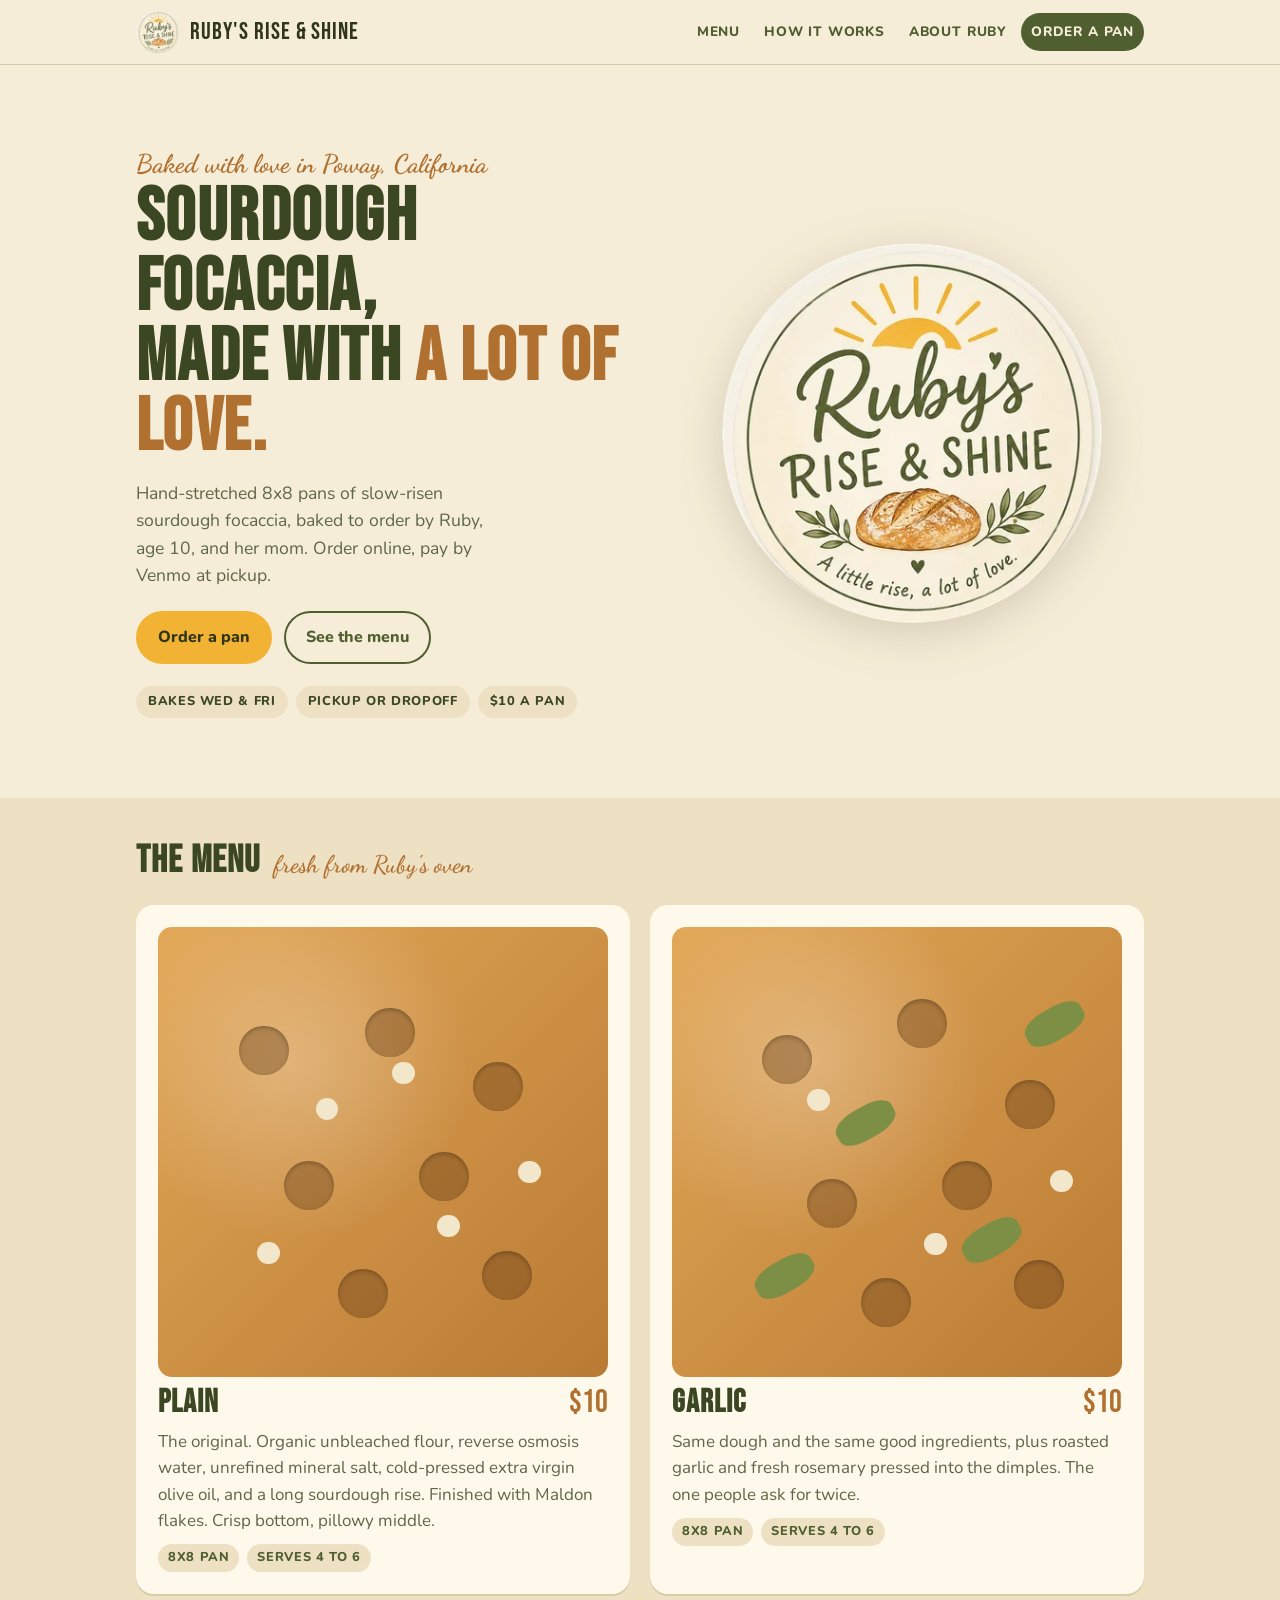
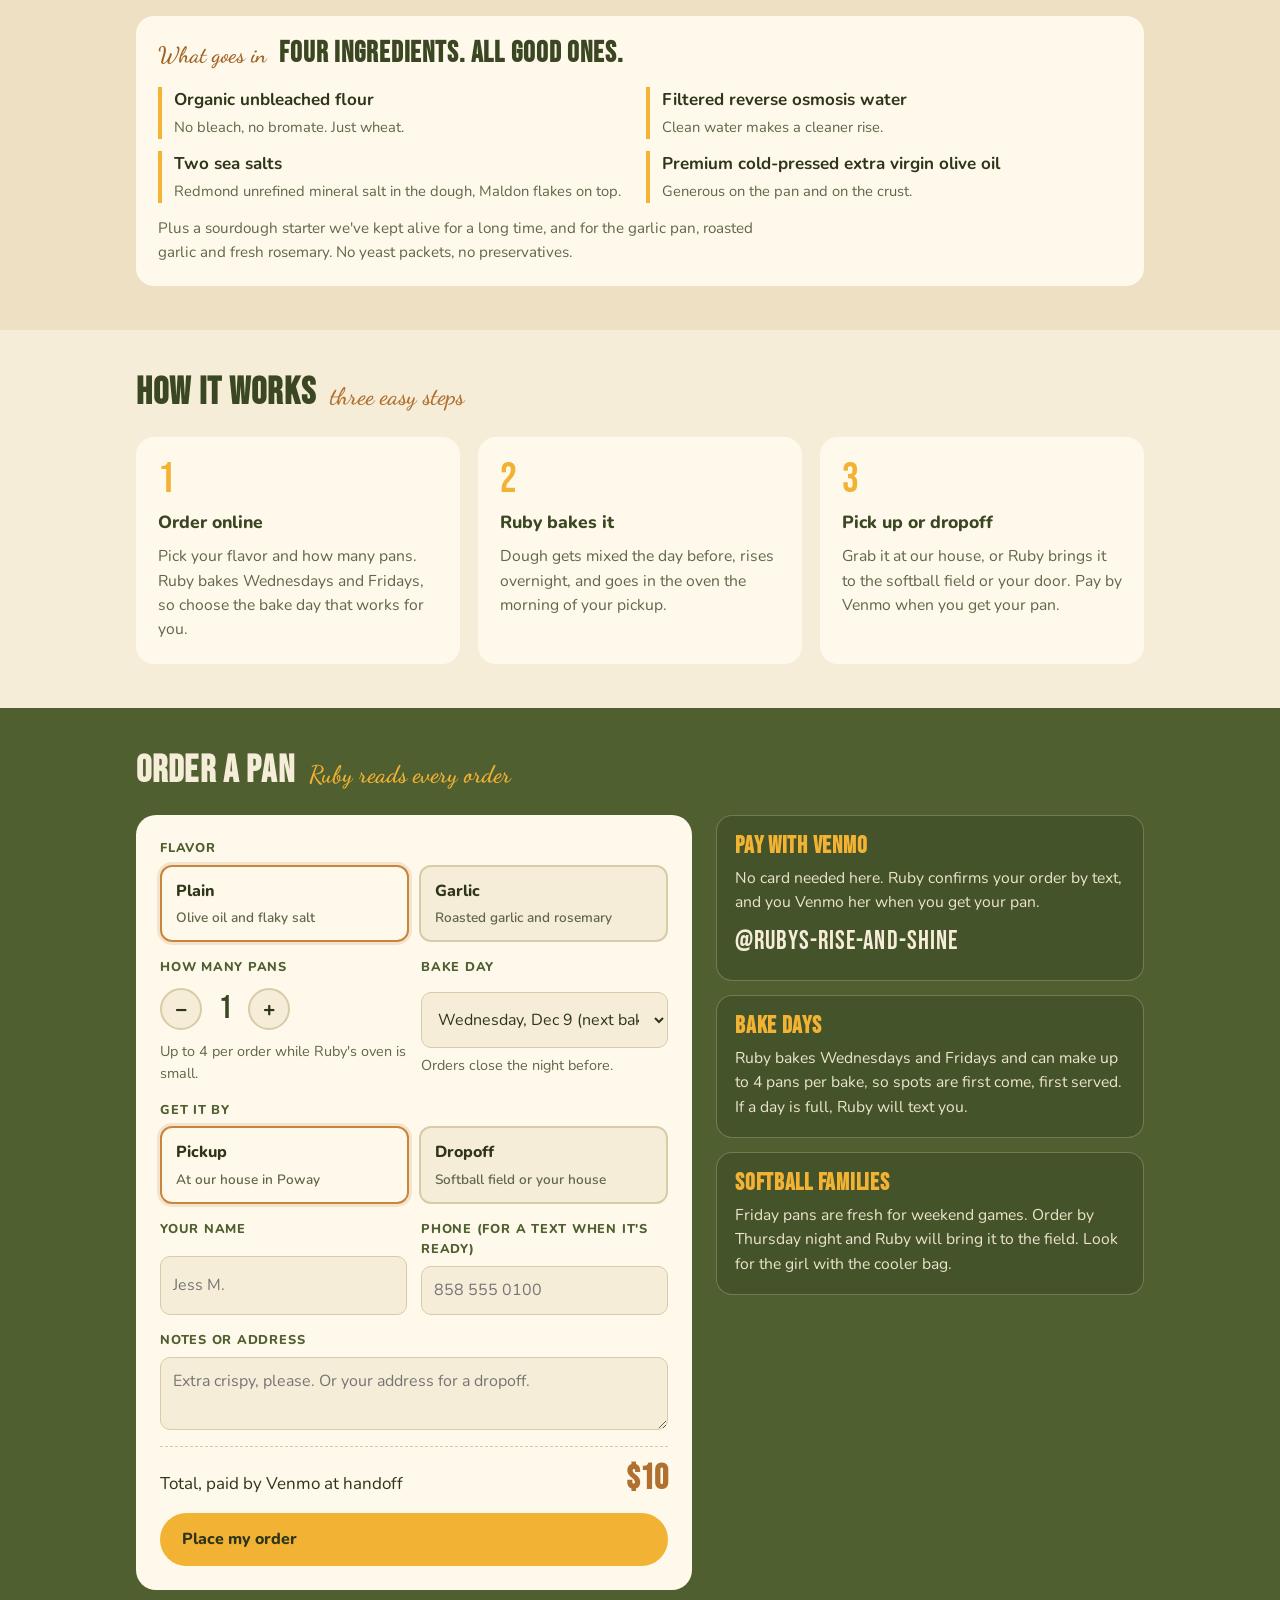
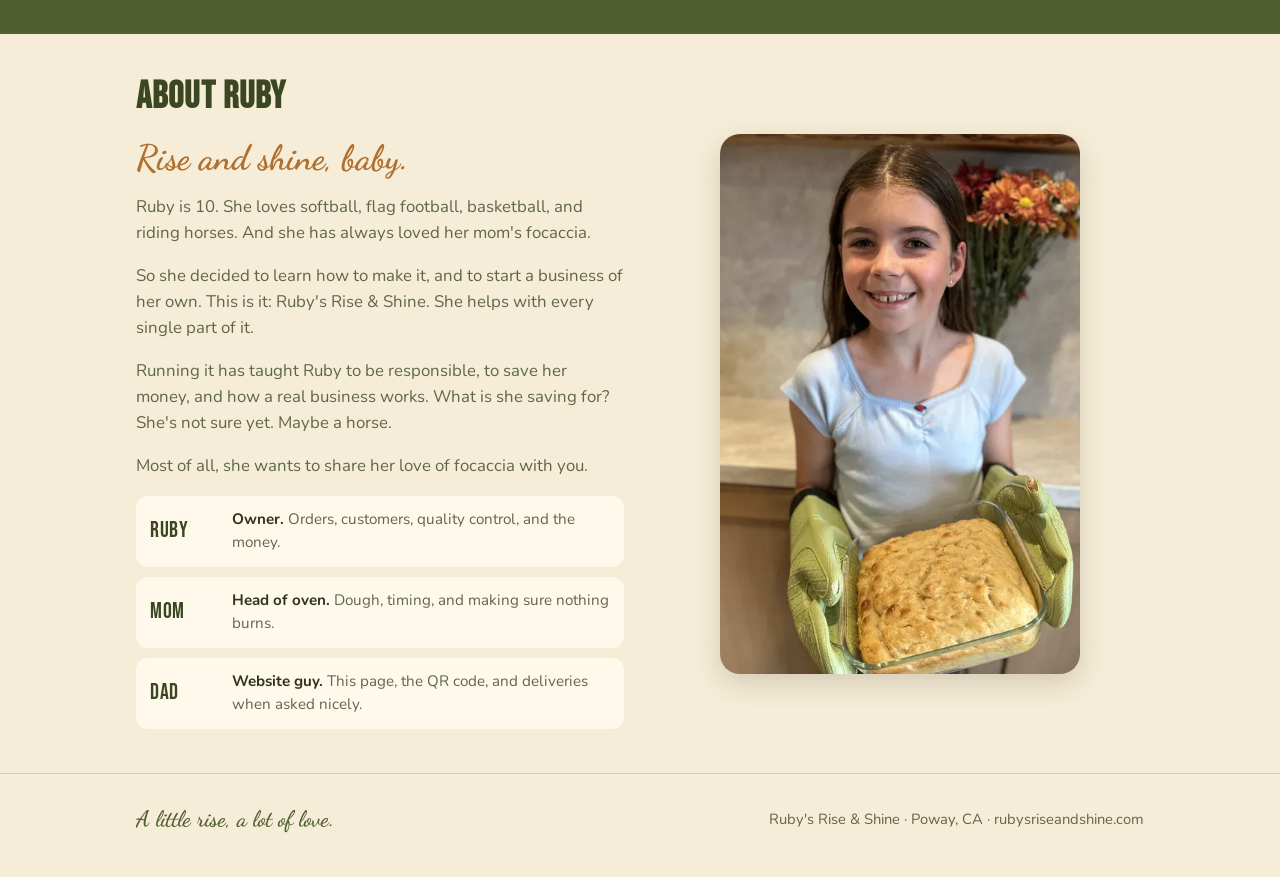
<file: index.html>
<!doctype html>
<html lang="en">
<head>
<meta charset="utf-8">
<meta name="viewport" content="width=device-width, initial-scale=1, viewport-fit=cover">
<title>Ruby's Rise &amp; Shine | Sourdough focaccia in Poway</title>
<meta name="description" content="Hand-stretched sourdough focaccia pans, baked to order by Ruby, age 10, in Poway, CA. Order online and pay by Venmo at pickup.">
<meta name="theme-color" content="#F6EDD8" media="(prefers-color-scheme: light)">
<meta name="theme-color" content="#1E2213" media="(prefers-color-scheme: dark)">
<link rel="canonical" href="https://rubysriseandshine.com/">

<meta property="og:type" content="website">
<meta property="og:site_name" content="Ruby's Rise &amp; Shine">
<meta property="og:title" content="Ruby's Rise &amp; Shine | Sourdough focaccia in Poway">
<meta property="og:description" content="Hand-stretched sourdough focaccia pans, baked to order by Ruby, age 10, in Poway, CA.">
<meta property="og:url" content="https://rubysriseandshine.com/">
<meta property="og:image" content="https://rubysriseandshine.com/img/og-image.png">
<meta property="og:image:width" content="1200">
<meta property="og:image:height" content="630">
<meta property="og:image:alt" content="Ruby's Rise &amp; Shine logo on a cream background. A little rise, a lot of love.">
<meta name="twitter:card" content="summary_large_image">
<meta name="twitter:title" content="Ruby's Rise &amp; Shine | Sourdough focaccia in Poway">
<meta name="twitter:description" content="Hand-stretched sourdough focaccia pans, baked to order by Ruby, age 10, in Poway, CA.">
<meta name="twitter:image" content="https://rubysriseandshine.com/img/og-image.png">

<link rel="icon" href="/img/favicon.ico" sizes="any">
<link rel="icon" href="/img/favicon-32.png" type="image/png" sizes="32x32">
<link rel="apple-touch-icon" href="/img/apple-touch-icon.png">

<link rel="preload" href="/site.config.json" as="fetch" crossorigin>
<link rel="preload" href="/img/logo.webp" as="image" imagesrcset="/img/logo.webp 1x, /img/logo@2x.webp 2x">
<link rel="preconnect" href="https://fonts.googleapis.com">
<link rel="preconnect" href="https://fonts.gstatic.com" crossorigin>
<!-- Fonts load without blocking the first paint; site.js switches media to "all". -->
<link rel="stylesheet" href="https://fonts.googleapis.com/css2?family=Bebas+Neue&amp;family=Dancing+Script:wght@600;700&amp;family=Nunito:ital,wght@0,400;0,600;0,800;1,400&amp;display=swap" media="print" id="fonts">
<noscript><link rel="stylesheet" href="https://fonts.googleapis.com/css2?family=Bebas+Neue&amp;family=Dancing+Script:wght@600;700&amp;family=Nunito:ital,wght@0,400;0,600;0,800;1,400&amp;display=swap"></noscript>
<link rel="stylesheet" href="/css/site.css">
<script src="/js/site.js" defer></script>
</head>
<body>
<!-- Words and numbers that change often (prices, flavors, bake days, Venmo) live in site.config.json, not here. -->
<header>
  <div class="wrap">
    <a class="brand" href="#top" aria-label="Ruby's Rise &amp; Shine home"><img src="/img/logo.webp" srcset="/img/logo.webp 1x, /img/logo@2x.webp 2x" width="44" height="44" alt=""><span data-cfg="businessName">Ruby's Rise &amp; Shine</span></a>
    <nav aria-label="Site">
      <a href="#menu">Menu</a>
      <a href="#how">How it works</a>
      <a href="#about">About Ruby</a>
      <a class="cta" href="#order">Order a pan</a>
    </nav>
  </div>
</header>

<main id="top">
<section class="hero">
  <div class="wrap">
    <div>
      <div class="eyebrow">Baked with love in <span data-cfg="town">Poway</span>, California</div>
      <h1>Sourdough focaccia,<br>made with <em>a lot of love.</em></h1>
      <p>Hand-stretched <span data-cfg="panSize"></span> pans of slow-risen sourdough focaccia, baked to order by Ruby, age 10, and her mom. Order online, pay by Venmo at pickup.</p>
      <div class="row">
        <a class="btn gold" href="#order">Order a pan</a>
        <a class="btn ghost" href="#menu">See the menu</a>
      </div>
      <div class="pills" id="pills"></div>
    </div>
    <img class="hero-logo" src="/img/logo.webp" srcset="/img/logo.webp 1x, /img/logo@2x.webp 2x" width="380" height="380" fetchpriority="high" alt="Ruby's Rise &amp; Shine logo: a sun rising over a loaf of bread. A little rise, a lot of love.">
  </div>
</section>

<section class="menu" id="menu">
  <div class="wrap">
    <div class="sec-head"><h2>The Menu</h2><span class="script">fresh from Ruby's oven</span></div>
    <div class="pans" id="pans"></div>
    <div class="ingredients">
      <div class="ing-head"><span class="script">What goes in</span><h3>Four ingredients. All good ones.</h3></div>
      <ul id="ingredients"></ul>
      <p data-cfg="ingredientsNote"></p>
    </div>
  </div>
</section>

<section id="how">
  <div class="wrap">
    <div class="sec-head"><h2>How It Works</h2><span class="script">three easy steps</span></div>
    <div class="steps">
      <div class="step"><h3>Order online</h3><p>Pick your flavor and how many pans. Ruby bakes <span data-cfg="bakeDaysLong"></span>, so choose the bake day that works for you.</p></div>
      <div class="step"><h3>Ruby bakes it</h3><p>Dough gets mixed the day before, rises overnight, and goes in the oven the morning of your pickup.</p></div>
      <div class="step"><h3>Pick up or dropoff</h3><p>Grab it at our house, or Ruby brings it to the softball field or your door. Pay by Venmo when you get your pan.</p></div>
    </div>
  </div>
</section>

<section class="order" id="order">
  <div class="wrap">
    <div class="sec-head"><h2>Order a Pan</h2><span class="script">Ruby reads every order</span></div>
    <noscript><p class="notice">The order form needs JavaScript. Turn it on, or text Ruby your order.</p></noscript>
    <div class="order-grid">
      <form class="card" id="orderForm" action="#order" method="post" novalidate>
        <fieldset class="field">
          <legend class="lbl-legend">Flavor</legend>
          <div class="choice" id="flavorChoices"></div>
        </fieldset>
        <div class="two">
          <div class="field">
            <label id="qtyLabel" for="qtyOut">How many pans</label>
            <div class="qty" role="group" aria-labelledby="qtyLabel">
              <button type="button" id="qtyMinus" aria-label="One fewer pan">&minus;</button>
              <output id="qtyOut" for="qtyMinus qtyPlus" aria-live="polite">1</output>
              <button type="button" id="qtyPlus" aria-label="One more pan">+</button>
            </div>
            <p class="hint">Up to <span data-cfg="maxPansPerOrder"></span> per order while Ruby's oven is small.</p>
          </div>
          <div class="field">
            <label for="bakeDay">Bake day</label>
            <select id="bakeDay" name="bakeDay"></select>
            <p class="hint">Orders close the night before.</p>
          </div>
        </div>
        <fieldset class="field">
          <legend class="lbl-legend">Get it by</legend>
          <div class="choice">
            <input type="radio" name="method" id="m-pickup" value="Pickup" checked><label for="m-pickup">Pickup <small>At our house in <span data-cfg="town">Poway</span></small></label>
            <input type="radio" name="method" id="m-drop" value="Dropoff"><label for="m-drop">Dropoff <small>Softball field or your house</small></label>
          </div>
        </fieldset>
        <div class="field" id="dropWhere" hidden>
          <label for="dropLoc">Where should Ruby drop it off?</label>
          <select id="dropLoc" name="dropLoc"></select>
        </div>
        <div class="two">
          <div class="field">
            <label for="name">Your name</label>
            <input id="name" name="name" autocomplete="name" placeholder="Jess M." required aria-describedby="nameErr">
            <p class="err" id="nameErr" hidden></p>
          </div>
          <div class="field">
            <label for="phone">Phone (for a text when it's ready)</label>
            <input id="phone" name="phone" type="tel" autocomplete="tel" placeholder="858 555 0100" required aria-describedby="phoneErr">
            <p class="err" id="phoneErr" hidden></p>
          </div>
        </div>
        <div class="field"><label for="notes">Notes or address</label><textarea id="notes" name="notes" placeholder="Extra crispy, please. Or your address for a dropoff."></textarea></div>
        <!-- Spam trap: people never see or fill this. Bots often do. -->
        <div class="hp" aria-hidden="true"><label for="botcheck">Leave this empty</label><input type="checkbox" id="botcheck" name="botcheck" tabindex="-1" autocomplete="off"></div>
        <p class="err" id="formErr" role="alert" hidden></p>
        <div class="fallback" id="fallback" hidden>
          <p>Your order is safe. Text this ticket to Ruby instead:</p>
          <div class="ticket" id="fallbackTicket"></div>
          <div class="row">
            <a class="btn ghost" id="fallbackSms" href="#">Text it to Ruby</a>
            <button class="btn ghost" type="button" id="fallbackCopy">Copy order ticket</button>
          </div>
        </div>
        <div class="total"><span>Total, paid by Venmo at handoff</span><strong id="total" aria-live="polite">$10</strong></div>
        <button class="btn gold" type="submit" id="submitBtn" disabled>Place my order</button>
      </form>

      <div class="side" id="sideInfo">
        <div class="box"><h3>Pay with Venmo</h3><p>No card needed here. Ruby confirms your order by text, and you Venmo her when you get your pan.</p><div class="venmo" data-cfg="venmoHandle"></div></div>
        <div class="box"><h3>Bake days</h3><p>Ruby bakes <span data-cfg="bakeDaysLong"></span> and can make up to <span data-cfg="pansPerBake"></span> pans per bake, so spots are first come, first served. <span id="fullNote">If a day is full, Ruby will text you.</span></p></div>
        <!-- TODO(owner): this box names Friday and Thursday. If bakeDays changes in site.config.json, update these words by hand. -->
        <div class="box"><h3>Softball families</h3><p>Friday pans are fresh for weekend games. Order by Thursday night and Ruby will bring it to the field. Look for the girl with the cooler bag.</p></div>
      </div>

      <div class="confirm" id="confirm" hidden tabindex="-1">
        <span class="badge">Order received</span>
        <h3>Thanks, you're on the list!</h3>
        <p class="lead">Here's your order ticket. Ruby will text you to confirm. Copy it and send it to her so she has it in writing.</p>
        <div class="ticket" id="ticket"></div>
        <div class="row">
          <button class="btn" type="button" id="copyBtn">Copy order ticket</button>
          <a class="btn ghost" id="smsBtn" href="#">Text it to Ruby</a>
          <button class="btn ghost" type="button" id="againBtn">Order another</button>
        </div>
      </div>
    </div>
  </div>
</section>

<section class="about" id="about">
  <div class="wrap">
    <div class="about-text">
      <div class="sec-head"><h2>About Ruby</h2></div>
      <div class="quote">Rise and shine, baby.</div>
      <p>Ruby is 10. She loves softball, flag football, basketball, and riding horses. And she has always loved her mom's focaccia.</p>
      <p>So she decided to learn how to make it, and to start a business of her own. This is it: Ruby's Rise &amp; Shine. She helps with every single part of it.</p>
      <p>Running it has taught Ruby to be responsible, to save her money, and how a real business works. What is she saving for? She's not sure yet. Maybe a horse.</p>
      <p>Most of all, she wants to share her love of focaccia with you.</p>
      <div class="team">
        <div><span class="who">Ruby</span><span class="what"><b>Owner.</b> Orders, customers, quality control, and the money.</span></div>
        <div><span class="who">Mom</span><span class="what"><b>Head of oven.</b> Dough, timing, and making sure nothing burns.</span></div>
        <div><span class="who">Dad</span><span class="what"><b>Website guy.</b> This page, the QR code, and deliveries when asked nicely.</span></div>
      </div>
    </div>
    <div class="visual"><img class="photo" src="/img/ruby.webp" srcset="/img/ruby.webp 480w, /img/ruby@2x.webp 960w" sizes="(max-width: 760px) min(calc(100vw - 32px), 360px), 360px" width="480" height="720" loading="lazy" decoding="async" alt="Ruby smiling in the kitchen, holding a fresh pan of focaccia in green oven mitts."></div>
  </div>
</section>
</main>

<footer>
  <div class="wrap">
    <span class="tag" data-cfg="tagline">A little rise, a lot of love.</span>
    <span><span data-cfg="businessName">Ruby's Rise &amp; Shine</span> &middot; <span data-cfg="city">Poway, CA</span> &middot; <span data-cfg="domain">rubysriseandshine.com</span></span>
  </div>
</footer>
</body>
</html>
</file>
<file: css/site.css>
/* Ruby's Rise & Shine. Styles carried over from /prototype/index.html. Brand tokens: SPEC section 4. */
/* Layout: one warm page, logo circle leads, menu as two pans side by side, order form as the working heart, everything stacks at phone width */
:root{
  --cream:#F6EDD8; --cream-deep:#EDE0C3; --paper:#FFF9EC;
  --olive:#4F5F30; --olive-deep:#3B4722; --olive-soft:#9AA97A;
  --gold:#F2B233; --crust:#C8863C; --crust-deep:#9F6224;
  --ink:#2E3519; --ink-soft:#5F6748; --line:#D8CBA8;
  --ok:#5B7A2E;
  --f-display:"Bebas Neue","Oswald","Arial Narrow",sans-serif;
  --f-script:"Dancing Script","Brush Script MT",cursive;
  --f-body:"Nunito","Segoe UI",system-ui,sans-serif;
}
@media (prefers-color-scheme: dark){ :root:not([data-theme="light"]){
  --cream:#1E2213; --cream-deep:#171A0E; --paper:#262C19;
  --olive:#B9C98F; --olive-deep:#D4E0B2; --olive-soft:#6B7A4A;
  --gold:#F2B233; --crust:#D99A4E; --crust-deep:#E8B477;
  --ink:#F1EAD6; --ink-soft:#BDB89F; --line:#3C4428; --ok:#A9C86E; color-scheme:dark } }
:root[data-theme="dark"]{
  --cream:#1E2213; --cream-deep:#171A0E; --paper:#262C19;
  --olive:#B9C98F; --olive-deep:#D4E0B2; --olive-soft:#6B7A4A;
  --gold:#F2B233; --crust:#D99A4E; --crust-deep:#E8B477;
  --ink:#F1EAD6; --ink-soft:#BDB89F; --line:#3C4428; --ok:#A9C86E; color-scheme:dark }

*{box-sizing:border-box}
html{scroll-behavior:smooth}
@media (prefers-reduced-motion:reduce){html{scroll-behavior:auto} *{transition:none!important;animation:none!important}}
body{background:var(--cream);color:var(--ink);font-family:var(--f-body);font-size:17px;line-height:1.55;margin:0}
body::before{content:"";position:fixed;inset:0 0 auto;height:env(safe-area-inset-top,0px);z-index:10;background:var(--cream)}
img{max-width:100%;display:block}
a{color:var(--olive);text-underline-offset:3px}
h1,h2,h3{text-wrap:balance;margin:0}
.wrap{max-width:1040px;margin-inline:auto;padding-left:max(16px,env(safe-area-inset-left,0px));padding-right:max(16px,env(safe-area-inset-right,0px))}

/* header */
header{position:sticky;top:env(safe-area-inset-top,0px);z-index:9;background:var(--cream);border-bottom:1px solid var(--line)}
header .wrap{display:flex;align-items:center;justify-content:space-between;gap:16px;padding-block:10px}
.brand{display:flex;align-items:center;gap:10px;text-decoration:none;color:var(--ink)}
.brand img{width:44px;height:44px;border-radius:50%}
.brand span{font-family:var(--f-display);font-size:1.5rem;letter-spacing:.04em;line-height:1}
nav{display:flex;gap:4px;flex-wrap:wrap;justify-content:flex-end}
nav a{text-decoration:none;font-weight:800;font-size:.85rem;letter-spacing:.06em;text-transform:uppercase;padding:8px 10px;border-radius:999px;color:var(--olive)}
nav a:hover,nav a:focus-visible{background:var(--cream-deep);outline:none}
nav a.cta{background:var(--olive);color:var(--cream)}
nav a.cta:hover{background:var(--olive-deep)}
:is(button,a,input,select,textarea):focus-visible{outline:3px solid var(--gold);outline-offset:2px}

/* hero */
.hero .wrap{display:grid;grid-template-columns:minmax(0,1.1fr) minmax(0,1fr);gap:32px;align-items:center;padding-block:40px 36px}
.hero img{width:min(100%,380px);margin-inline:auto;filter:drop-shadow(0 10px 24px rgba(60,50,20,.18))}
.eyebrow{font-family:var(--f-script);color:var(--crust);font-size:1.6rem;font-weight:700;line-height:1}
.hero h1{font-family:var(--f-display);font-size:clamp(2.8rem,7vw,4.6rem);line-height:.95;letter-spacing:.02em;color:var(--olive-deep);margin-top:6px}
.hero h1 em{font-style:normal;color:var(--crust)}
.hero p{max-width:34ch;color:var(--ink-soft);font-size:1.1rem;margin:16px 0 22px}
.btn{display:inline-flex;align-items:center;gap:8px;border:0;cursor:pointer;font:inherit;font-weight:800;padding:14px 22px;border-radius:999px;background:var(--olive);color:#F6EDD8;text-decoration:none;font-size:1rem;transition:transform .12s ease,background .12s ease}
.btn:hover{background:var(--olive-deep);transform:translateY(-1px)}
.btn.gold{background:var(--gold);color:#2E3519}
.btn.gold:hover{background:#E0A220}
.btn.ghost{background:transparent;color:var(--olive);box-shadow:inset 0 0 0 2px var(--olive)}
.btn.ghost:hover{background:var(--cream-deep)}
.hero .row{display:flex;gap:12px;flex-wrap:wrap}
.pills{display:flex;gap:8px;flex-wrap:wrap;margin-top:22px}
.pill{font-size:.8rem;font-weight:800;letter-spacing:.05em;text-transform:uppercase;padding:6px 12px;border-radius:999px;background:var(--cream-deep);color:var(--olive-deep)}

/* sections */
section{padding-block:44px}
.sec-head{display:flex;align-items:baseline;gap:14px;flex-wrap:wrap;margin-bottom:22px}
.sec-head h2{font-family:var(--f-display);font-size:2.4rem;letter-spacing:.03em;color:var(--olive-deep);line-height:1}
.sec-head .script{font-family:var(--f-script);font-size:1.5rem;color:var(--crust);font-weight:600}

/* menu */
.menu{background:var(--cream-deep)}
.pans{display:grid;grid-template-columns:repeat(auto-fit,minmax(260px,1fr));gap:20px}
.pan{background:var(--paper);border-radius:18px;padding:22px;display:grid;gap:10px;position:relative;overflow:hidden;box-shadow:0 2px 0 var(--line)}
.pan .top{display:flex;justify-content:space-between;align-items:flex-start;gap:12px}
.pan h3{font-family:var(--f-display);font-size:2rem;letter-spacing:.03em;color:var(--olive-deep);line-height:1}
.price{font-family:var(--f-display);font-size:2rem;color:var(--crust);line-height:1;font-variant-numeric:tabular-nums}
.pan p{margin:0;color:var(--ink-soft)}
.pan .meta{display:flex;gap:8px;flex-wrap:wrap;font-size:.8rem;font-weight:800;text-transform:uppercase;letter-spacing:.05em;color:var(--olive)}
.pan .meta span{background:var(--cream-deep);padding:4px 10px;border-radius:999px}
.pan.soon{opacity:.75}
.pan.soon h3{color:var(--ink-soft)}
.focaccia{width:100%;aspect-ratio:1/1;max-width:100%;border-radius:14px;background:
  radial-gradient(circle at 30% 30%,rgba(255,255,255,.25),transparent 40%),
  linear-gradient(135deg,#E2A858,#B97A33);position:relative}
.focaccia i{position:absolute;width:11%;height:11%;border-radius:50%;background:rgba(90,50,15,.35);box-shadow:inset 0 2px 4px rgba(0,0,0,.25)}
.focaccia b{position:absolute;width:14%;height:7%;border-radius:40%;background:#7C8F45;transform:rotate(-30deg)}
.focaccia s{position:absolute;width:5%;height:5%;border-radius:50%;background:#F2E6CB;text-decoration:none}

/* ingredients */
.ingredients{margin-top:22px;background:var(--paper);border-radius:18px;padding:22px;display:grid;gap:14px}
.ing-head{display:flex;align-items:baseline;gap:12px;flex-wrap:wrap}
.ing-head .script{font-family:var(--f-script);font-size:1.4rem;color:var(--crust);font-weight:600}
.ing-head h3{font-family:var(--f-display);font-size:1.8rem;letter-spacing:.03em;color:var(--olive-deep);line-height:1}
.ingredients ul{list-style:none;margin:0;padding:0;display:grid;grid-template-columns:repeat(auto-fit,minmax(200px,1fr));gap:12px}
.ingredients li{display:grid;gap:3px;border-left:4px solid var(--gold);padding-left:12px}
.ingredients li b{color:var(--ink)}
.ingredients li span{color:var(--ink-soft);font-size:.92rem}
.ingredients p{margin:0;color:var(--ink-soft);font-size:.95rem;max-width:70ch}
/* how it works */
.steps{display:grid;grid-template-columns:repeat(auto-fit,minmax(220px,1fr));gap:18px;counter-reset:step}
.step{background:var(--paper);border-radius:18px;padding:22px;position:relative;counter-increment:step;display:grid;gap:8px;align-content:start}
.step::before{content:counter(step);font-family:var(--f-display);font-size:2.6rem;line-height:1;color:var(--gold)}
.step h3{font-size:1.1rem;font-weight:800;color:var(--olive-deep)}
.step p{margin:0;color:var(--ink-soft);font-size:.98rem}

/* order */
.order{background:var(--olive);color:#F6EDD8}
.order .sec-head h2,.order .sec-head .script{color:#F6EDD8}
.order .sec-head .script{color:var(--gold)}
.order-grid{display:grid;grid-template-columns:minmax(0,1.3fr) minmax(0,1fr);gap:24px;align-items:start}
form.card{background:var(--paper);color:var(--ink);border-radius:20px;padding:24px;display:grid;gap:16px}
.field{display:grid;gap:6px;min-width:0}
.field label{font-size:.8rem;font-weight:800;letter-spacing:.06em;text-transform:uppercase;color:var(--olive)}
.field input,.field select,.field textarea{font:inherit;font-size:1rem;padding:11px 12px;border-radius:10px;border:1.5px solid var(--line);background:var(--cream);color:var(--ink);width:100%;min-width:0}
.field textarea{min-height:70px;resize:vertical}
.two{display:grid;grid-template-columns:1fr 1fr;gap:14px}
.choice{display:grid;grid-template-columns:1fr 1fr;gap:10px}
.choice input{position:absolute;opacity:0;pointer-events:none}
.choice label{display:grid;gap:4px;padding:12px 14px;border-radius:12px;border:2px solid var(--line);background:var(--cream);cursor:pointer;font-weight:800;color:var(--ink);text-transform:none;letter-spacing:0;font-size:1rem}
.choice label small{font-weight:600;color:var(--ink-soft);font-size:.85rem}
.choice input:checked+label{border-color:var(--crust);background:var(--paper);box-shadow:0 0 0 3px rgba(200,134,60,.18)}
.choice input:focus-visible+label{outline:3px solid var(--gold);outline-offset:2px}
.qty{display:flex;align-items:center;gap:10px}
.qty button{width:42px;height:42px;border-radius:50%;border:2px solid var(--line);background:var(--cream);color:var(--ink);font:inherit;font-size:1.3rem;font-weight:800;cursor:pointer}
.qty output{font-family:var(--f-display);font-size:2rem;min-width:2ch;text-align:center;color:var(--olive-deep);font-variant-numeric:tabular-nums}
.total{display:flex;justify-content:space-between;align-items:baseline;border-top:1px dashed var(--line);padding-top:14px}
.total strong{font-family:var(--f-display);font-size:2.2rem;color:var(--crust);font-variant-numeric:tabular-nums;line-height:1}
.hint{font-size:.9rem;color:var(--ink-soft);margin:0}
.err{color:#B4422A;font-size:.9rem;font-weight:700;margin:0}
.side{display:grid;gap:14px}
.side .box{background:rgba(255,249,236,.1);border:1px solid rgba(246,237,216,.25);border-radius:16px;padding:18px;display:grid;gap:8px}
.side h3{font-family:var(--f-display);font-size:1.5rem;letter-spacing:.03em;color:var(--gold);line-height:1}
.side p{margin:0;font-size:.98rem;color:#EDE4CD}
.venmo{font-family:var(--f-display);font-size:1.6rem;letter-spacing:.04em;color:#F6EDD8}
/* confirmation */
.confirm{background:var(--paper);color:var(--ink);border-radius:20px;padding:26px;display:grid;gap:14px}
.confirm h3{font-family:var(--f-script);font-size:2.4rem;color:var(--crust);line-height:1;font-weight:700}
.ticket{background:var(--cream);border:1.5px dashed var(--line);border-radius:12px;padding:14px 16px;font-family:ui-monospace,SFMono-Regular,Menlo,monospace;font-size:.92rem;white-space:pre-wrap;word-break:break-word;line-height:1.5}
.confirm .row{display:flex;gap:10px;flex-wrap:wrap}
.badge{display:inline-block;font-size:.75rem;font-weight:800;letter-spacing:.06em;text-transform:uppercase;color:var(--ok);background:var(--cream-deep);padding:4px 10px;border-radius:999px}

/* about */
.about .wrap{display:grid;grid-template-columns:minmax(0,1fr) minmax(0,1fr);gap:32px;align-items:center}
.about p{color:var(--ink-soft);font-size:1.05rem;max-width:52ch}
.about p+p{margin-top:12px}
.team{display:grid;gap:10px;margin-top:8px}
.team div{display:grid;grid-template-columns:auto 1fr;gap:12px;align-items:center;background:var(--paper);padding:12px 14px;border-radius:12px}
.team .who{font-family:var(--f-display);font-size:1.4rem;letter-spacing:.03em;color:var(--olive-deep);line-height:1;min-width:70px}
.team .what{font-size:.95rem;color:var(--ink-soft)}
.team .what b{color:var(--ink)}
.quote{font-family:var(--f-script);font-size:2.2rem;color:var(--crust);line-height:1.1;font-weight:700;margin-bottom:12px}

footer{border-top:1px solid var(--line);padding-block:28px 40px;color:var(--ink-soft);font-size:.92rem}
footer .wrap{display:flex;justify-content:space-between;gap:16px;flex-wrap:wrap;align-items:center}
footer .tag{font-family:var(--f-script);font-size:1.4rem;color:var(--olive);font-weight:600}

@media (max-width:760px){
  .hero .wrap,.about .wrap,.order-grid{grid-template-columns:1fr}
  .hero .wrap{padding-block:24px 28px}
  .hero img{width:min(80%,280px);order:-1}
  .two,.choice{grid-template-columns:1fr}
  nav a:not(.cta){display:none}
}

/* production additions (not in the prototype) */
:root{--band:#4F5F30;--err:#B4422A}
@media (prefers-color-scheme: dark){ :root:not([data-theme="light"]){--band:#34401F;--err:#F29A7E} }
:root[data-theme="dark"]{--band:#34401F;--err:#F29A7E}
/* In dark mode --olive is light, so the band and button text use their own tokens to keep AA contrast */
.order{background:var(--band)}
.btn{color:var(--cream)}
.btn.gold,.btn.gold:hover{color:#2E3519}
.err{color:var(--err)}
.field [aria-invalid="true"]{border-color:var(--err)}
.hero-logo{width:min(100%,380px);height:auto;aspect-ratio:1/1}
.pills{min-height:30px}
.price.soon-label{font-size:1.1rem;align-self:center}
.about .visual img{width:min(100%,360px);height:auto;aspect-ratio:1/1;margin-inline:auto;filter:drop-shadow(0 10px 24px rgba(60,50,20,.18))}
.confirm .lead{margin:0}
.hp{position:absolute;left:-10000px;width:1px;height:1px;overflow:hidden}
.btn[disabled]{cursor:progress;opacity:.85;transform:none}
.btn .spin{width:1em;height:1em;border-radius:50%;border:3px solid currentColor;border-right-color:transparent;animation:spin .7s linear infinite}
@keyframes spin{to{transform:rotate(360deg)}}
.fallback{display:grid;gap:10px;background:var(--cream);border:1.5px dashed var(--line);border-radius:12px;padding:14px}
.fallback p{margin:0}
.fallback .row{display:flex;gap:10px;flex-wrap:wrap}
.notice{background:var(--paper);color:var(--ink);border-radius:12px;padding:12px 14px;margin:0 0 16px}
.choice label .lbl{display:block}
fieldset.field{border:0;margin:0;padding:0}
.lbl-legend{padding:0;margin-bottom:6px;font-size:.8rem;font-weight:800;letter-spacing:.06em;text-transform:uppercase;color:var(--olive)}
.choice{position:relative}
.choice input{left:0;top:0;width:1px;height:1px;margin:0}
.pan{align-content:start}
[hidden]{display:none!important}
section{scroll-margin-top:72px}
.confirm{scroll-margin-top:84px}
@media (max-width:420px){ .brand span{font-size:1.25rem} nav a.cta{white-space:nowrap} }
/* AA contrast. The brand tokens above are unchanged. Crust (#C8863C) is too light for text on cream,
   so text that uses it gets a slightly deeper shade in the light theme only. */
:root{--crust-text:#B07030;--ok:#4A6524}
@media (prefers-color-scheme: dark){ :root:not([data-theme="light"]){--crust-text:var(--crust);--ok:#A9C86E} }
:root[data-theme="dark"]{--crust-text:var(--crust);--ok:#A9C86E}
.eyebrow,.hero h1 em,.sec-head .script,.price,.total strong,.confirm h3,.quote{color:var(--crust-text)}
.ing-head .script{color:var(--crust-deep)}
.order .sec-head .script{color:var(--gold)}
.side .box{background:rgba(0,0,0,.12)}
.pan.soon{opacity:1;background:transparent;box-shadow:inset 0 0 0 2px var(--line)}
.price.soon-label{color:var(--ink-soft)}
/* Ingredients: 2 x 2 on tablets and up, one column on phones */
.ingredients ul{grid-template-columns:repeat(2,minmax(0,1fr))}
@media (max-width:560px){ .ingredients ul{grid-template-columns:1fr} }
/* How it works: steps 1, 2, 3 in one row on tablets and up, stacked on phones */
.steps{grid-template-columns:repeat(3,minmax(0,1fr))}
@media (max-width:640px){ .steps{grid-template-columns:1fr} }
.eyebrow{line-height:1.15}
/* About: photo of Ruby (no location data in the file) */
.about .visual img.photo{aspect-ratio:2/3;object-fit:cover;border-radius:20px;filter:none;box-shadow:0 10px 28px rgba(60,50,20,.18)}
/* About on narrow screens: heading, quote, then the photo, then the rest of the text.
   display:contents lets the photo slot in between the text blocks. */
@media (max-width:760px){
  .about .wrap{gap:0}
  .about-text{display:contents}
  .about-text>*{order:4}
  .about-text>.sec-head{order:1}
  .about-text>.quote{order:2}
  .about .visual{order:3;margin:4px 0 22px}
  .about .about-text>p{margin:0 0 1em}
}
</file>
